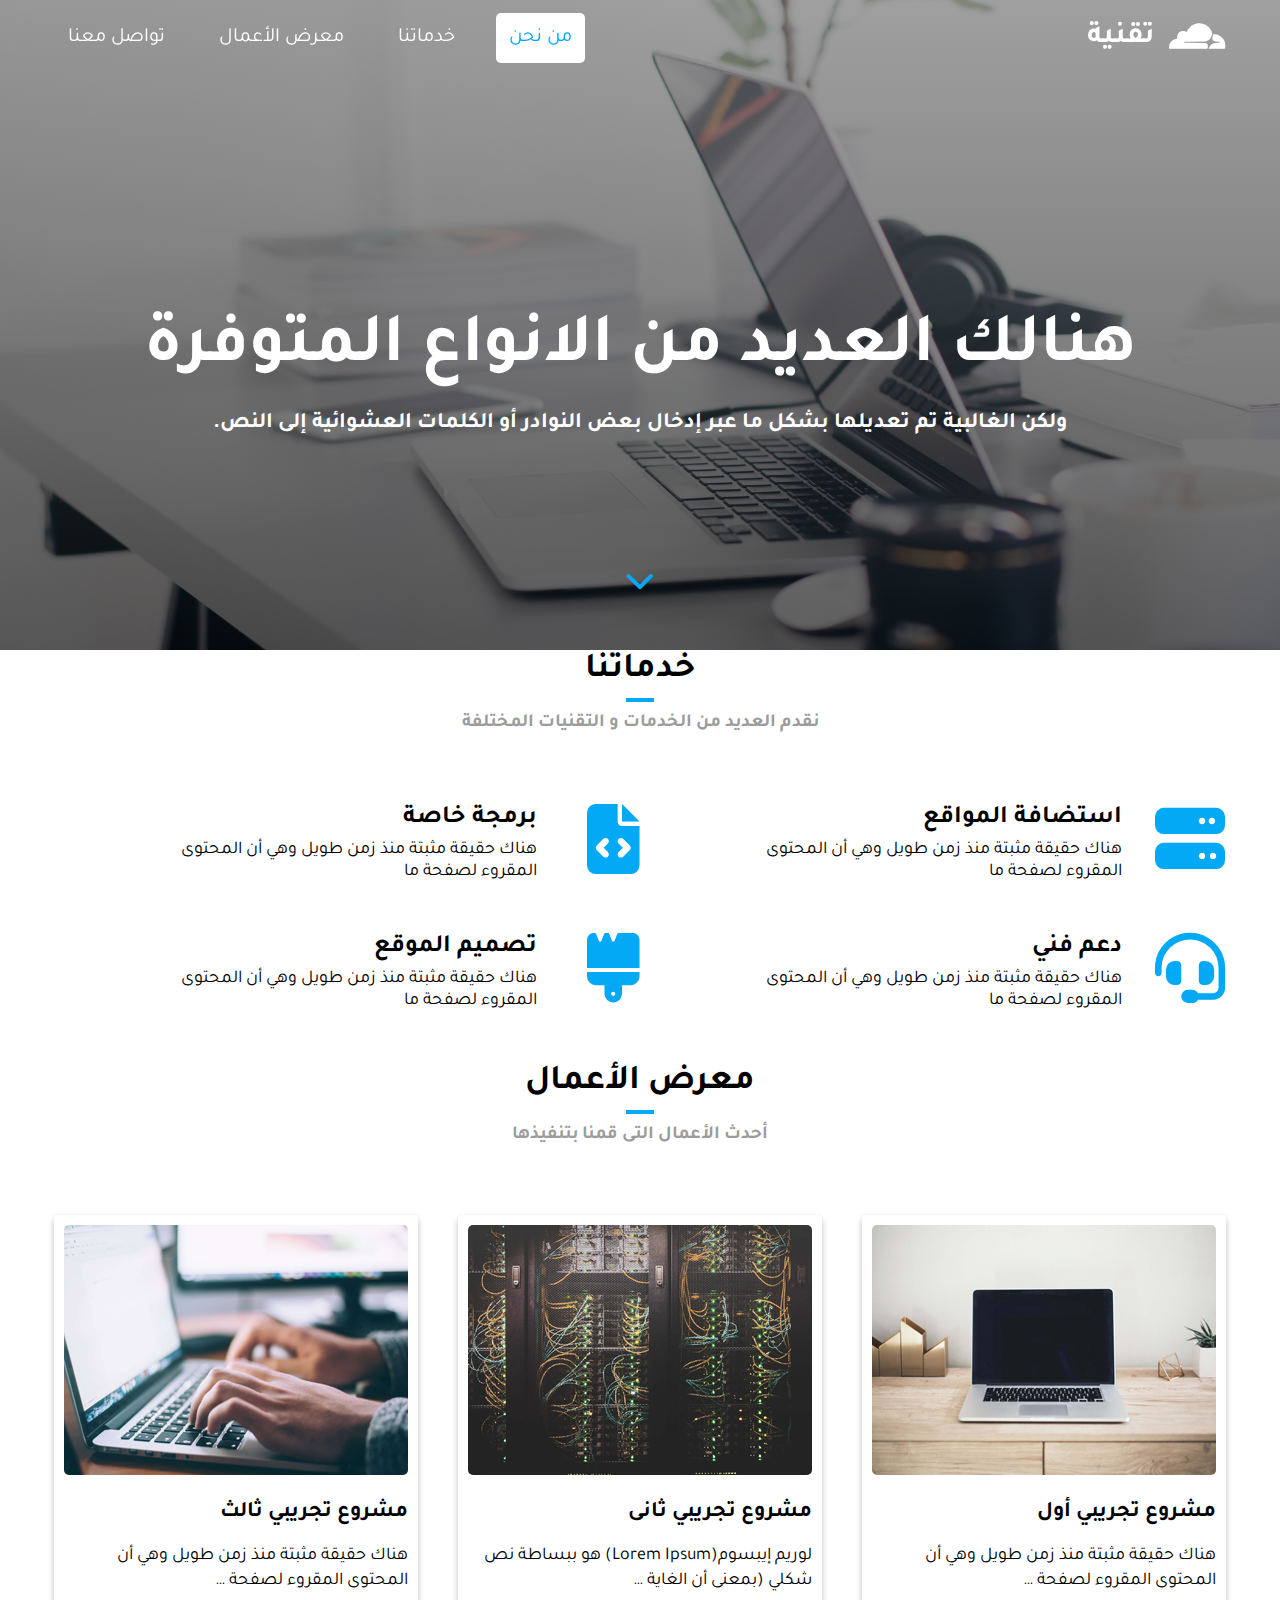
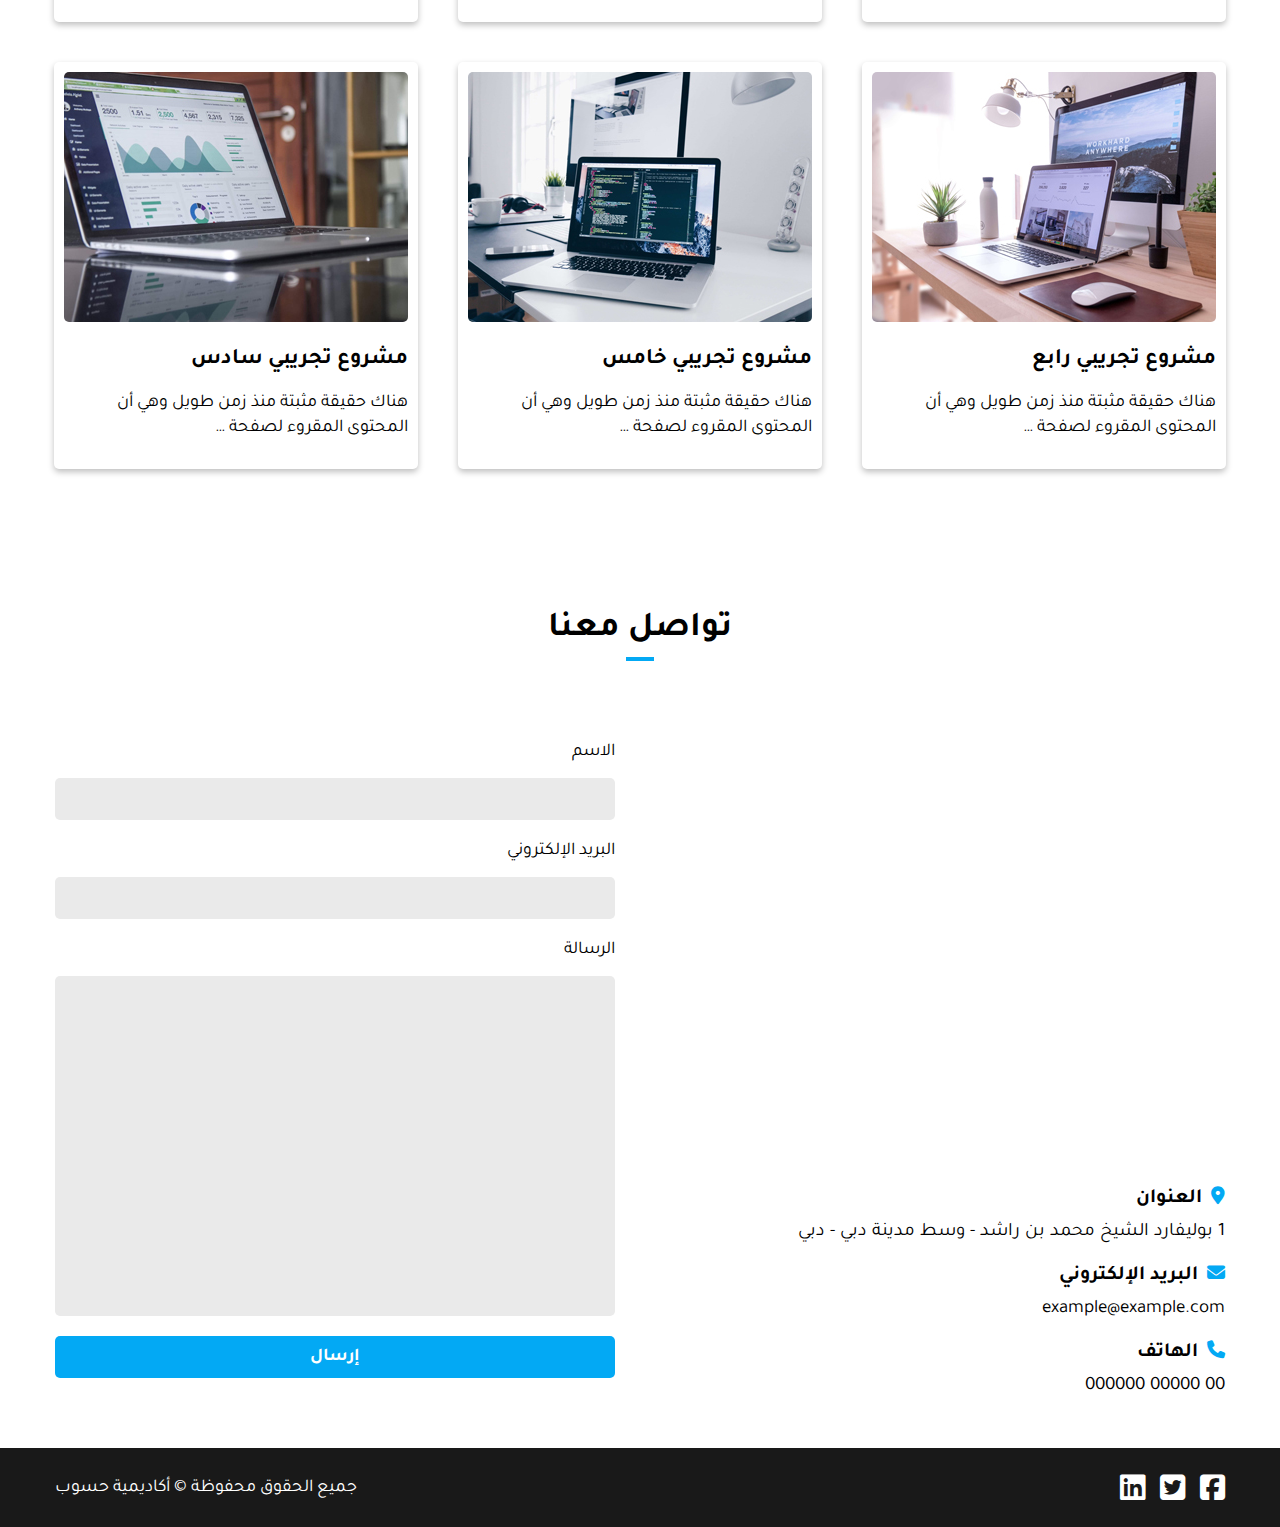
<file: index.html>
<!DOCTYPE html>
<html>
<head>
	<meta name="generator" content="Hugo 0.128.0">
    <meta charset="UTF-8">
    <meta http-equiv="X-UA-Compatible" content="IE=edge">
    <meta name="viewport" content="width=device-width, initial-scale=1.0">
    <title>الصفحة الرئيسية | شركة تقنية</title>
    <link rel="stylesheet" type="text/css" href="https://bloo7.github.io/COMPANYHUGO.github.io/css/all.min.css">
    <link rel="stylesheet" type="text/css" href="https://bloo7.github.io/COMPANYHUGO.github.io/css/style.css">
    <link rel="preconnect" href="https://fonts.gstatic.com">
    <link href="https://fonts.googleapis.com/css2?family=Tajawal:wght@400;700&display=swap" rel="stylesheet">
</head>
<body class="landing-page">
    
    

<nav class="navbar">
    <div class="navbar__container  navbar__container--main  ">
        <a class="logo" href="./">
            <i class="fab fa-cloudflare"></i>
            <b>تقنية</b>
        </a>
        
        <i class="fas fa-bars hide phone-menu"></i>
        <ul>
            <li><a href="hero" class="active">من نحن</a></li>
            <li><a href="services">خدماتنا</a></li>
            <li><a href="projects">معرض الأعمال</a></li>
            <li><a href="contact-us">تواصل معنا</a></li>
        </ul>
        
    </div>
</nav>
    <section class="hero section-container" id="hero">
    <div class="hero__container">
        <h1>هنالك العديد من الانواع المتوفرة</h1>
        <h3>ولكن الغالبية تم تعديلها بشكل ما عبر إدخال بعض النوادر أو الكلمات العشوائية إلى النص. </h3>
        <a href="#" class="down-arrow">
            <i class="fas fa-chevron-down"></i>
        </a>
    </div>
</section>
    <section class="services section-container" id="services">
    <div class="services__container">
        <h2>خدماتنا</h2>
        <h3>نقدم العديد من الخدمات و التقنيات المختلفة</h3>
        <div class="services-display">
            
            <div class="services-display__card">
                <div class="services-display__card-icon">
                    <i class="fas fa-server"></i>
                </div>
                <div class="services-display__card-info">
                    <a href="https://bloo7.github.io/COMPANYHUGO.github.io/services/service2/">استضافة المواقع</a>
                    <p>هناك حقيقة مثبتة منذ زمن طويل وهي أن المحتوى المقروء لصفحة ما</p>
                </div>
            </div>
            
            <div class="services-display__card">
                <div class="services-display__card-icon">
                    <i class="fas fa-file-code"></i>
                </div>
                <div class="services-display__card-info">
                    <a href="https://bloo7.github.io/COMPANYHUGO.github.io/services/service3/">برمجة خاصة</a>
                    <p>هناك حقيقة مثبتة منذ زمن طويل وهي أن المحتوى المقروء لصفحة ما</p>
                </div>
            </div>
            
            <div class="services-display__card">
                <div class="services-display__card-icon">
                    <i class="fas fa-headset"></i>
                </div>
                <div class="services-display__card-info">
                    <a href="https://bloo7.github.io/COMPANYHUGO.github.io/services/service4/">دعم فني</a>
                    <p>هناك حقيقة مثبتة منذ زمن طويل وهي أن المحتوى المقروء لصفحة ما</p>
                </div>
            </div>
            
            <div class="services-display__card">
                <div class="services-display__card-icon">
                    <i class="fas fa-brush"></i>
                </div>
                <div class="services-display__card-info">
                    <a href="https://bloo7.github.io/COMPANYHUGO.github.io/services/service1/">تصميم الموقع</a>
                    <p>هناك حقيقة مثبتة منذ زمن طويل وهي أن المحتوى المقروء لصفحة ما</p>
                </div>
            </div>
            
        </div>
    </div>
</section>
    <section class="projects section-container" id="projects">
  <div class="projects__container">
      <h2>معرض الأعمال</h2>
      <h3>أحدث الأعمال التى قمنا بتنفيذها</h3>
      <div class="projects-display">
          <div class="projects-display__container">
              
              <div class="project-card">
                  <div class="project-card__container">
                      <div class="project-head">
                          <a href="https://bloo7.github.io/COMPANYHUGO.github.io/projects/project1/">
                              <img src="./images/projects/project1/project-1-thumb.jpg" alt="project">
                          </a>
                      </div>
                      <div class="project-body">
                          <a class="project-body__title" href="https://bloo7.github.io/COMPANYHUGO.github.io/projects/project1/">مشروع تجريبي أول</a>
                          <p class="project-body__description">
                              هناك حقيقة مثبتة منذ زمن طويل وهي أن المحتوى المقروء لصفحة …
                          </p>
                      </div>
                  </div>
              </div>
              
              <div class="project-card">
                  <div class="project-card__container">
                      <div class="project-head">
                          <a href="https://bloo7.github.io/COMPANYHUGO.github.io/projects/project2/">
                              <img src="./images/projects/project2/project-2-thumb.jpg" alt="project">
                          </a>
                      </div>
                      <div class="project-body">
                          <a class="project-body__title" href="https://bloo7.github.io/COMPANYHUGO.github.io/projects/project2/">مشروع تجريبي ثانى</a>
                          <p class="project-body__description">
                              لوريم إيبسوم(Lorem Ipsum) هو ببساطة نص شكلي (بمعنى أن الغاية …
                          </p>
                      </div>
                  </div>
              </div>
              
              <div class="project-card">
                  <div class="project-card__container">
                      <div class="project-head">
                          <a href="https://bloo7.github.io/COMPANYHUGO.github.io/projects/project3/">
                              <img src="./images/projects/project3/project-3-thumb.jpg" alt="project">
                          </a>
                      </div>
                      <div class="project-body">
                          <a class="project-body__title" href="https://bloo7.github.io/COMPANYHUGO.github.io/projects/project3/">مشروع تجريبي ثالث</a>
                          <p class="project-body__description">
                              هناك حقيقة مثبتة منذ زمن طويل وهي أن المحتوى المقروء لصفحة …
                          </p>
                      </div>
                  </div>
              </div>
              
              <div class="project-card">
                  <div class="project-card__container">
                      <div class="project-head">
                          <a href="https://bloo7.github.io/COMPANYHUGO.github.io/projects/project4/">
                              <img src="./images/projects/project4/project-4-thumb.jpg" alt="project">
                          </a>
                      </div>
                      <div class="project-body">
                          <a class="project-body__title" href="https://bloo7.github.io/COMPANYHUGO.github.io/projects/project4/">مشروع تجريبي رابع</a>
                          <p class="project-body__description">
                              هناك حقيقة مثبتة منذ زمن طويل وهي أن المحتوى المقروء لصفحة …
                          </p>
                      </div>
                  </div>
              </div>
              
              <div class="project-card">
                  <div class="project-card__container">
                      <div class="project-head">
                          <a href="https://bloo7.github.io/COMPANYHUGO.github.io/projects/project5/">
                              <img src="./images/projects/project5/project-5-thumb.jpg" alt="project">
                          </a>
                      </div>
                      <div class="project-body">
                          <a class="project-body__title" href="https://bloo7.github.io/COMPANYHUGO.github.io/projects/project5/">مشروع تجريبي خامس</a>
                          <p class="project-body__description">
                              هناك حقيقة مثبتة منذ زمن طويل وهي أن المحتوى المقروء لصفحة …
                          </p>
                      </div>
                  </div>
              </div>
              
              <div class="project-card">
                  <div class="project-card__container">
                      <div class="project-head">
                          <a href="https://bloo7.github.io/COMPANYHUGO.github.io/projects/project6/">
                              <img src="./images/projects/project6/project-6-thumb.jpg" alt="project">
                          </a>
                      </div>
                      <div class="project-body">
                          <a class="project-body__title" href="https://bloo7.github.io/COMPANYHUGO.github.io/projects/project6/">مشروع تجريبي سادس</a>
                          <p class="project-body__description">
                              هناك حقيقة مثبتة منذ زمن طويل وهي أن المحتوى المقروء لصفحة …
                          </p>
                      </div>
                  </div>
              </div>
              
          </div>
      </div>
  </div>
</section>
    <div class="contact-us section-container" id="contact-us">
    <div class="contact-us__container">
        <h2>تواصل معنا</h2>
        <div class="contact-us__container__display">
            <div class="contact-us__form">
                <form>
                    <label>
                        <span>الاسم</span>
                        <input type="text" name="name" required>
                    </label>
                    <label>
                        <span>البريد الإلكتروني</span>
                        <input type="email" name="email" required>
                    </label>
                    <label>
                        <span>الرسالة</span>
                        <textarea cols="30" rows="15" required></textarea>
                    </label>
                    <button type="submit">إرسال</button>
                </form>
            </div>
            <div class="contact-us__info">
                <iframe src="https://www.google.com/maps/embed?pb=!1m18!1m12!1m3!1d3610.178510024373!2d55.27218771538084!3d25.19720183788287!2m3!1f0!2f0!3f0!3m2!1i1024!2i768!4f13.1!3m3!1m2!1s0x3e5f43348a67e24b%3A0xff45e502e1ceb7e2!2sBurj%20Khalifa!5e0!3m2!1sen!2sus!4v1620236209904!5m2!1sen!2sus" width="100%" height="400" style="border:0;" allowfullscreen="" loading="lazy"></iframe>
                <div class="info">
                    <div>
                        <span>
                            <i class="fas fa-map-marker-alt"></i>
                            <b>العنوان</b>
                        </span>
                        <h3>1 بوليفارد الشيخ محمد بن راشد - وسط مدينة دبي - دبي</h3>
                    </div>
                    <div>
                        <span>
                            <i class="fas fa-envelope"></i>
                            <b>البريد الإلكتروني</b>
                        </span>
                        <h3>example@example.com</h3>
                    </div>
                    <div>
                        <span>
                            <i class="fas fa-phone"></i>
                            <b>الهاتف</b>
                        </span>
                        <h3>00 00000 000000</h3>
                    </div>
                </div>
            </div>
        </div>
    </div>
</div>
    
<footer>
    <div class="footer-container">
        <div>
            <p>جميع الحقوق محفوظة &copy; أكاديمية حسوب</p>
        </div>
        <div>
            <div class="social-media">
                <ul>
                    <li><a href="#"><i class="fab fa-facebook-square"></i></a></li>
                    <li><a href="#"><i class="fab fa-twitter-square"></i></a></li>
                    <li><a href="#"><i class="fab fa-linkedin"></i></a></li>
                </ul>
            </div>
        </div>
    </div>
</footer>


<script src="https://bloo7.github.io/COMPANYHUGO.github.io/js/main.js"></script>
</body>
</html>
</file>
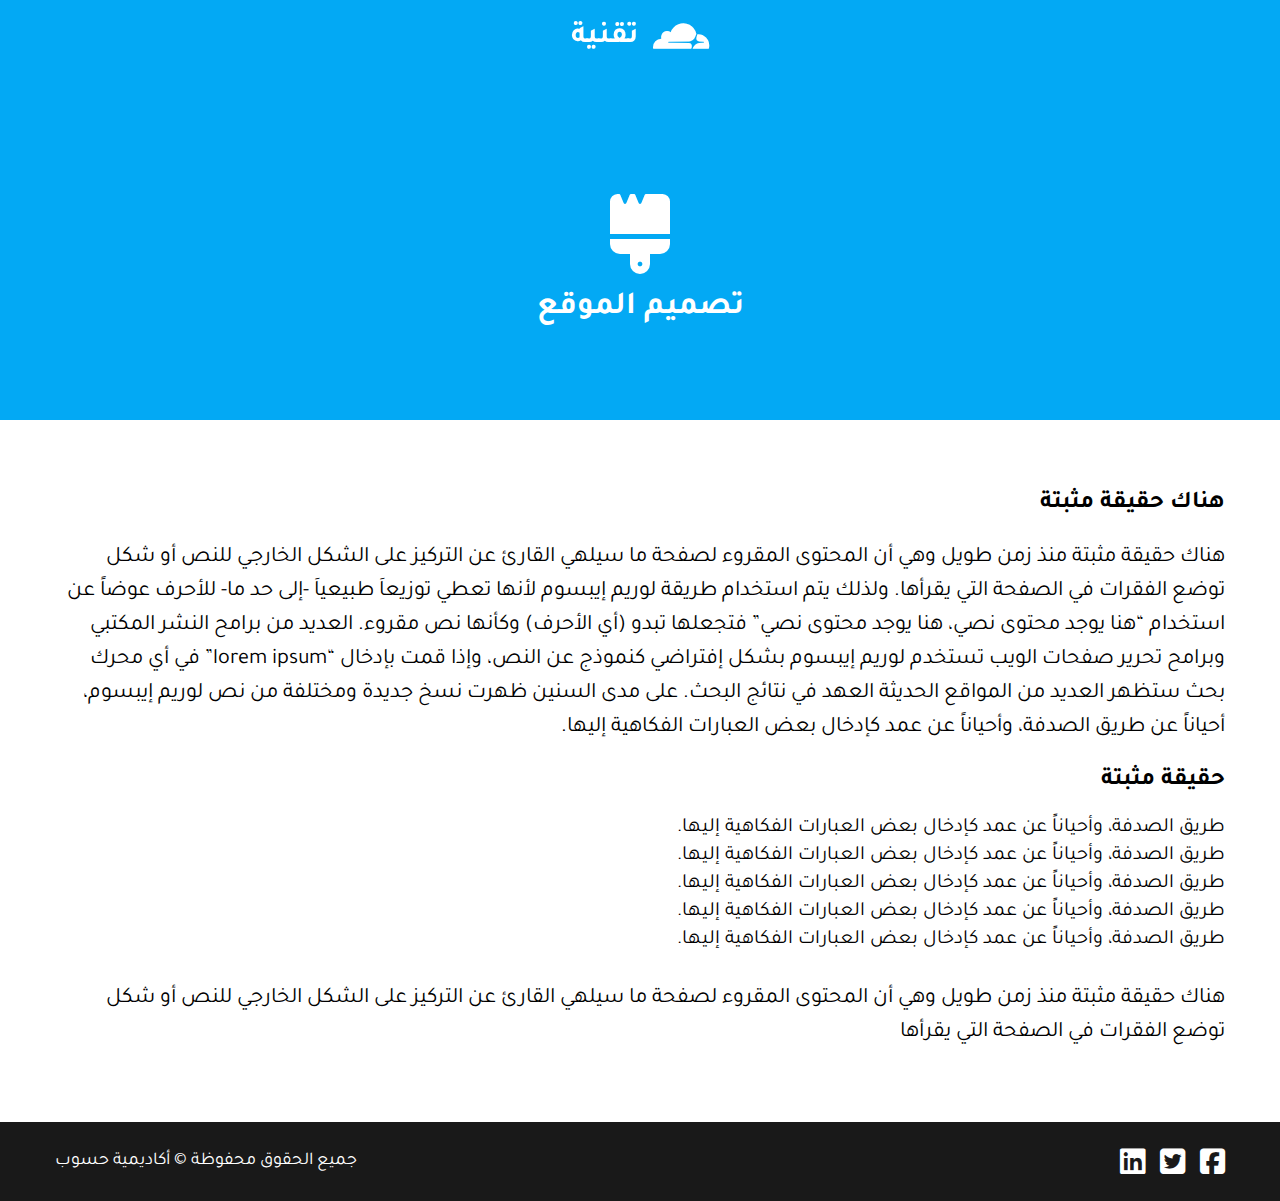
<file: services/service1/index.html>
<!DOCTYPE html>
<html>
<head>
    <meta charset="UTF-8">
    <meta http-equiv="X-UA-Compatible" content="IE=edge">
    <meta name="viewport" content="width=device-width, initial-scale=1.0">
    <title>تصميم الموقع</title>
    <link rel="stylesheet" type="text/css" href="https://bloo7.github.io/COMPANYHUGO.github.io/css/all.min.css">
    <link rel="stylesheet" type="text/css" href="https://bloo7.github.io/COMPANYHUGO.github.io/css/style.css">
    <link rel="preconnect" href="https://fonts.gstatic.com">
    <link href="https://fonts.googleapis.com/css2?family=Tajawal:wght@400;700&display=swap" rel="stylesheet">
</head>
<body class="services">
    
    

<nav class="navbar">
    <div class="navbar__container  ">
        <a class="logo" href="../../">
            <i class="fab fa-cloudflare"></i>
            <b>تقنية</b>
        </a>
        
    </div>
</nav>
    <div class="service-header">
        <i class="fas fa-brush"></i>
        <h1>تصميم الموقع</h1>
    </div>
    <div class="service-info">
        <div class="service-info__container">
            <h2 id="هناك-حقيقة-مثبتة">هناك حقيقة مثبتة</h2>
<p>هناك حقيقة مثبتة منذ زمن طويل وهي أن المحتوى المقروء لصفحة ما سيلهي القارئ عن التركيز على الشكل الخارجي للنص أو شكل توضع الفقرات في الصفحة التي يقرأها. ولذلك يتم استخدام طريقة لوريم إيبسوم لأنها تعطي توزيعاَ طبيعياَ -إلى حد ما- للأحرف عوضاً عن استخدام &ldquo;هنا يوجد محتوى نصي، هنا يوجد محتوى نصي&rdquo; فتجعلها تبدو (أي الأحرف) وكأنها نص مقروء. العديد من برامح النشر المكتبي وبرامح تحرير صفحات الويب تستخدم لوريم إيبسوم بشكل إفتراضي كنموذج عن النص، وإذا قمت بإدخال &ldquo;lorem ipsum&rdquo; في أي محرك بحث ستظهر العديد من المواقع الحديثة العهد في نتائج البحث. على مدى السنين ظهرت نسخ جديدة ومختلفة من نص لوريم إيبسوم، أحياناً عن طريق الصدفة، وأحياناً عن عمد كإدخال بعض العبارات الفكاهية إليها.</p>
<h2 id="حقيقة-مثبتة">حقيقة مثبتة</h2>
<ul>
<li>طريق الصدفة، وأحياناً عن عمد كإدخال بعض العبارات الفكاهية إليها.</li>
<li>طريق الصدفة، وأحياناً عن عمد كإدخال بعض العبارات الفكاهية إليها.</li>
<li>طريق الصدفة، وأحياناً عن عمد كإدخال بعض العبارات الفكاهية إليها.</li>
<li>طريق الصدفة، وأحياناً عن عمد كإدخال بعض العبارات الفكاهية إليها.</li>
<li>طريق الصدفة، وأحياناً عن عمد كإدخال بعض العبارات الفكاهية إليها.</li>
</ul>
<p>هناك حقيقة مثبتة منذ زمن طويل وهي أن المحتوى المقروء لصفحة ما سيلهي القارئ عن التركيز على الشكل الخارجي للنص أو شكل توضع الفقرات في الصفحة التي يقرأها</p>

        </div>
    </div>

    
<footer>
    <div class="footer-container">
        <div>
            <p>جميع الحقوق محفوظة &copy; أكاديمية حسوب</p>
        </div>
        <div>
            <div class="social-media">
                <ul>
                    <li><a href="#"><i class="fab fa-facebook-square"></i></a></li>
                    <li><a href="#"><i class="fab fa-twitter-square"></i></a></li>
                    <li><a href="#"><i class="fab fa-linkedin"></i></a></li>
                </ul>
            </div>
        </div>
    </div>
</footer>


<script src="https://bloo7.github.io/COMPANYHUGO.github.io/js/main.js"></script>
</body>
</html>
</file>
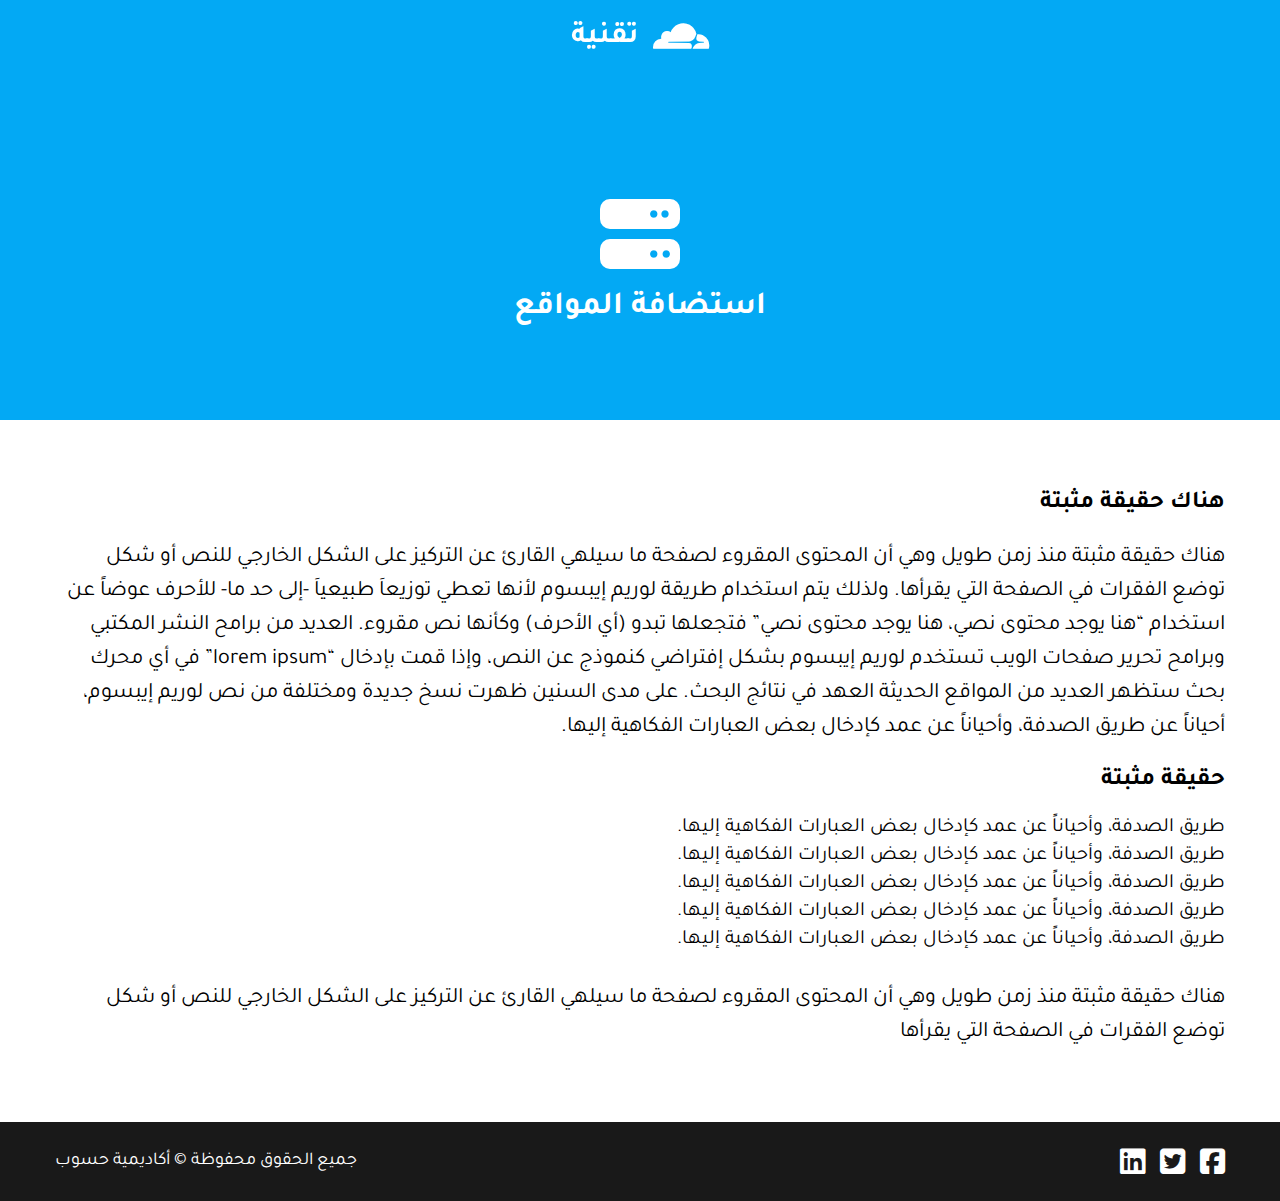
<file: services/service2/index.html>
<!DOCTYPE html>
<html>
<head>
    <meta charset="UTF-8">
    <meta http-equiv="X-UA-Compatible" content="IE=edge">
    <meta name="viewport" content="width=device-width, initial-scale=1.0">
    <title>استضافة المواقع</title>
    <link rel="stylesheet" type="text/css" href="https://bloo7.github.io/COMPANYHUGO.github.io/css/all.min.css">
    <link rel="stylesheet" type="text/css" href="https://bloo7.github.io/COMPANYHUGO.github.io/css/style.css">
    <link rel="preconnect" href="https://fonts.gstatic.com">
    <link href="https://fonts.googleapis.com/css2?family=Tajawal:wght@400;700&display=swap" rel="stylesheet">
</head>
<body class="services">
    
    

<nav class="navbar">
    <div class="navbar__container  ">
        <a class="logo" href="../../">
            <i class="fab fa-cloudflare"></i>
            <b>تقنية</b>
        </a>
        
    </div>
</nav>
    <div class="service-header">
        <i class="fas fa-server"></i>
        <h1>استضافة المواقع</h1>
    </div>
    <div class="service-info">
        <div class="service-info__container">
            <h2 id="هناك-حقيقة-مثبتة">هناك حقيقة مثبتة</h2>
<p>هناك حقيقة مثبتة منذ زمن طويل وهي أن المحتوى المقروء لصفحة ما سيلهي القارئ عن التركيز على الشكل الخارجي للنص أو شكل توضع الفقرات في الصفحة التي يقرأها. ولذلك يتم استخدام طريقة لوريم إيبسوم لأنها تعطي توزيعاَ طبيعياَ -إلى حد ما- للأحرف عوضاً عن استخدام &ldquo;هنا يوجد محتوى نصي، هنا يوجد محتوى نصي&rdquo; فتجعلها تبدو (أي الأحرف) وكأنها نص مقروء. العديد من برامح النشر المكتبي وبرامح تحرير صفحات الويب تستخدم لوريم إيبسوم بشكل إفتراضي كنموذج عن النص، وإذا قمت بإدخال &ldquo;lorem ipsum&rdquo; في أي محرك بحث ستظهر العديد من المواقع الحديثة العهد في نتائج البحث. على مدى السنين ظهرت نسخ جديدة ومختلفة من نص لوريم إيبسوم، أحياناً عن طريق الصدفة، وأحياناً عن عمد كإدخال بعض العبارات الفكاهية إليها.</p>
<h2 id="حقيقة-مثبتة">حقيقة مثبتة</h2>
<ul>
<li>طريق الصدفة، وأحياناً عن عمد كإدخال بعض العبارات الفكاهية إليها.</li>
<li>طريق الصدفة، وأحياناً عن عمد كإدخال بعض العبارات الفكاهية إليها.</li>
<li>طريق الصدفة، وأحياناً عن عمد كإدخال بعض العبارات الفكاهية إليها.</li>
<li>طريق الصدفة، وأحياناً عن عمد كإدخال بعض العبارات الفكاهية إليها.</li>
<li>طريق الصدفة، وأحياناً عن عمد كإدخال بعض العبارات الفكاهية إليها.</li>
</ul>
<p>هناك حقيقة مثبتة منذ زمن طويل وهي أن المحتوى المقروء لصفحة ما سيلهي القارئ عن التركيز على الشكل الخارجي للنص أو شكل توضع الفقرات في الصفحة التي يقرأها</p>

        </div>
    </div>

    
<footer>
    <div class="footer-container">
        <div>
            <p>جميع الحقوق محفوظة &copy; أكاديمية حسوب</p>
        </div>
        <div>
            <div class="social-media">
                <ul>
                    <li><a href="#"><i class="fab fa-facebook-square"></i></a></li>
                    <li><a href="#"><i class="fab fa-twitter-square"></i></a></li>
                    <li><a href="#"><i class="fab fa-linkedin"></i></a></li>
                </ul>
            </div>
        </div>
    </div>
</footer>


<script src="https://bloo7.github.io/COMPANYHUGO.github.io/js/main.js"></script>
</body>
</html>
</file>
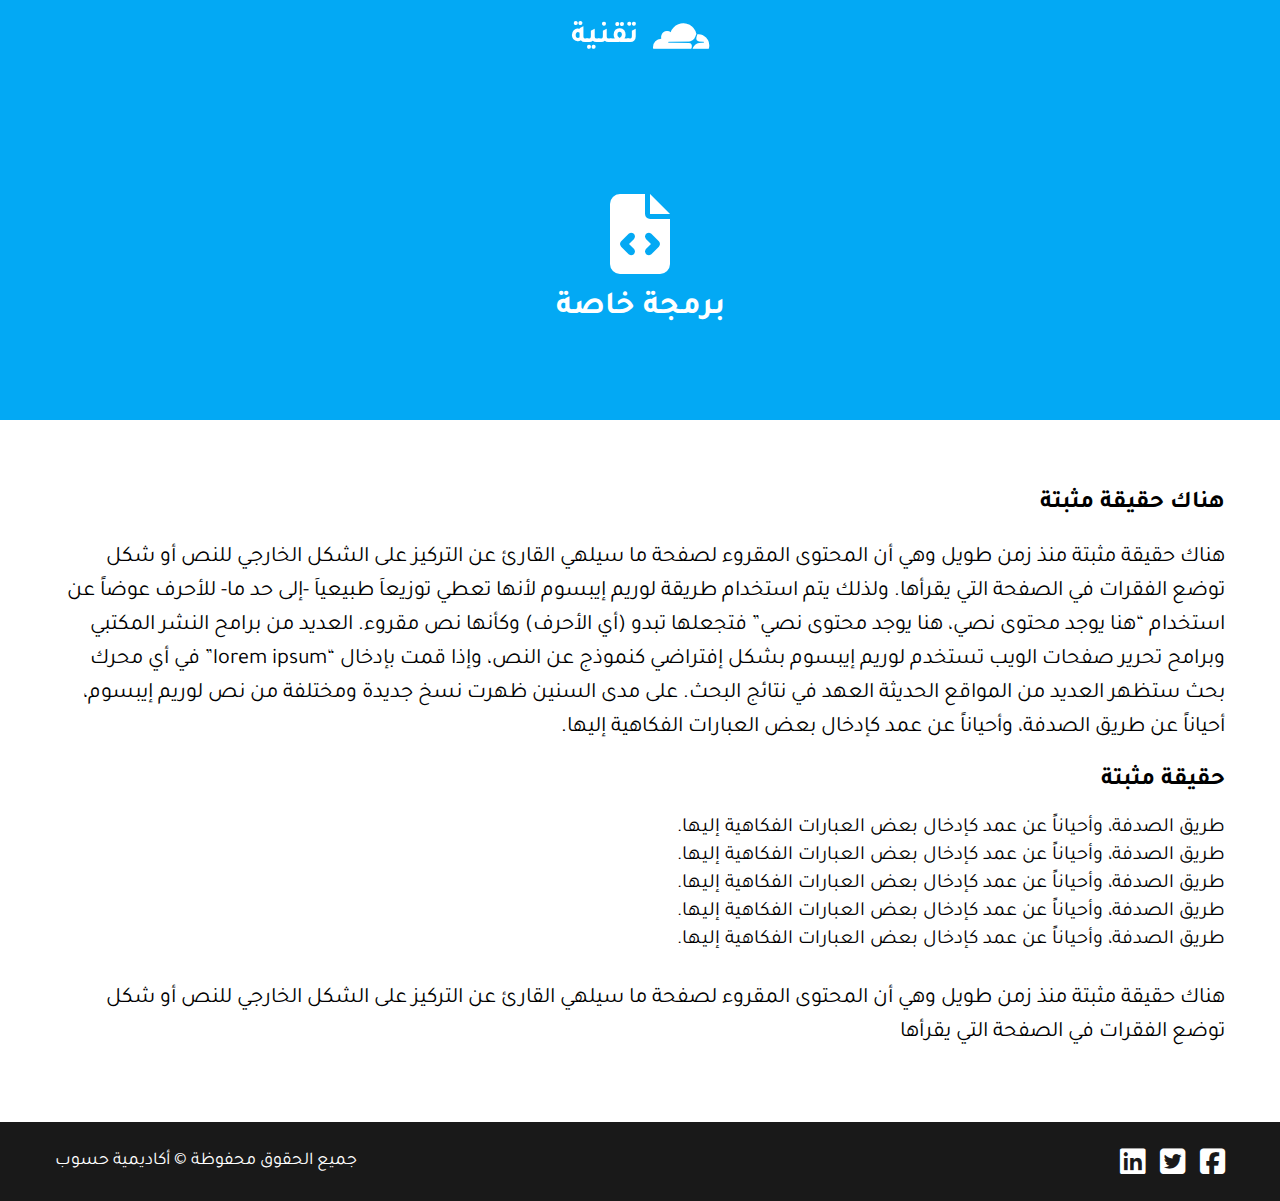
<file: services/service3/index.html>
<!DOCTYPE html>
<html>
<head>
    <meta charset="UTF-8">
    <meta http-equiv="X-UA-Compatible" content="IE=edge">
    <meta name="viewport" content="width=device-width, initial-scale=1.0">
    <title>برمجة خاصة</title>
    <link rel="stylesheet" type="text/css" href="https://bloo7.github.io/COMPANYHUGO.github.io/css/all.min.css">
    <link rel="stylesheet" type="text/css" href="https://bloo7.github.io/COMPANYHUGO.github.io/css/style.css">
    <link rel="preconnect" href="https://fonts.gstatic.com">
    <link href="https://fonts.googleapis.com/css2?family=Tajawal:wght@400;700&display=swap" rel="stylesheet">
</head>
<body class="services">
    
    

<nav class="navbar">
    <div class="navbar__container  ">
        <a class="logo" href="../../">
            <i class="fab fa-cloudflare"></i>
            <b>تقنية</b>
        </a>
        
    </div>
</nav>
    <div class="service-header">
        <i class="fas fa-file-code"></i>
        <h1>برمجة خاصة</h1>
    </div>
    <div class="service-info">
        <div class="service-info__container">
            <h2 id="هناك-حقيقة-مثبتة">هناك حقيقة مثبتة</h2>
<p>هناك حقيقة مثبتة منذ زمن طويل وهي أن المحتوى المقروء لصفحة ما سيلهي القارئ عن التركيز على الشكل الخارجي للنص أو شكل توضع الفقرات في الصفحة التي يقرأها. ولذلك يتم استخدام طريقة لوريم إيبسوم لأنها تعطي توزيعاَ طبيعياَ -إلى حد ما- للأحرف عوضاً عن استخدام &ldquo;هنا يوجد محتوى نصي، هنا يوجد محتوى نصي&rdquo; فتجعلها تبدو (أي الأحرف) وكأنها نص مقروء. العديد من برامح النشر المكتبي وبرامح تحرير صفحات الويب تستخدم لوريم إيبسوم بشكل إفتراضي كنموذج عن النص، وإذا قمت بإدخال &ldquo;lorem ipsum&rdquo; في أي محرك بحث ستظهر العديد من المواقع الحديثة العهد في نتائج البحث. على مدى السنين ظهرت نسخ جديدة ومختلفة من نص لوريم إيبسوم، أحياناً عن طريق الصدفة، وأحياناً عن عمد كإدخال بعض العبارات الفكاهية إليها.</p>
<h2 id="حقيقة-مثبتة">حقيقة مثبتة</h2>
<ul>
<li>طريق الصدفة، وأحياناً عن عمد كإدخال بعض العبارات الفكاهية إليها.</li>
<li>طريق الصدفة، وأحياناً عن عمد كإدخال بعض العبارات الفكاهية إليها.</li>
<li>طريق الصدفة، وأحياناً عن عمد كإدخال بعض العبارات الفكاهية إليها.</li>
<li>طريق الصدفة، وأحياناً عن عمد كإدخال بعض العبارات الفكاهية إليها.</li>
<li>طريق الصدفة، وأحياناً عن عمد كإدخال بعض العبارات الفكاهية إليها.</li>
</ul>
<p>هناك حقيقة مثبتة منذ زمن طويل وهي أن المحتوى المقروء لصفحة ما سيلهي القارئ عن التركيز على الشكل الخارجي للنص أو شكل توضع الفقرات في الصفحة التي يقرأها</p>

        </div>
    </div>

    
<footer>
    <div class="footer-container">
        <div>
            <p>جميع الحقوق محفوظة &copy; أكاديمية حسوب</p>
        </div>
        <div>
            <div class="social-media">
                <ul>
                    <li><a href="#"><i class="fab fa-facebook-square"></i></a></li>
                    <li><a href="#"><i class="fab fa-twitter-square"></i></a></li>
                    <li><a href="#"><i class="fab fa-linkedin"></i></a></li>
                </ul>
            </div>
        </div>
    </div>
</footer>


<script src="https://bloo7.github.io/COMPANYHUGO.github.io/js/main.js"></script>
</body>
</html>
</file>
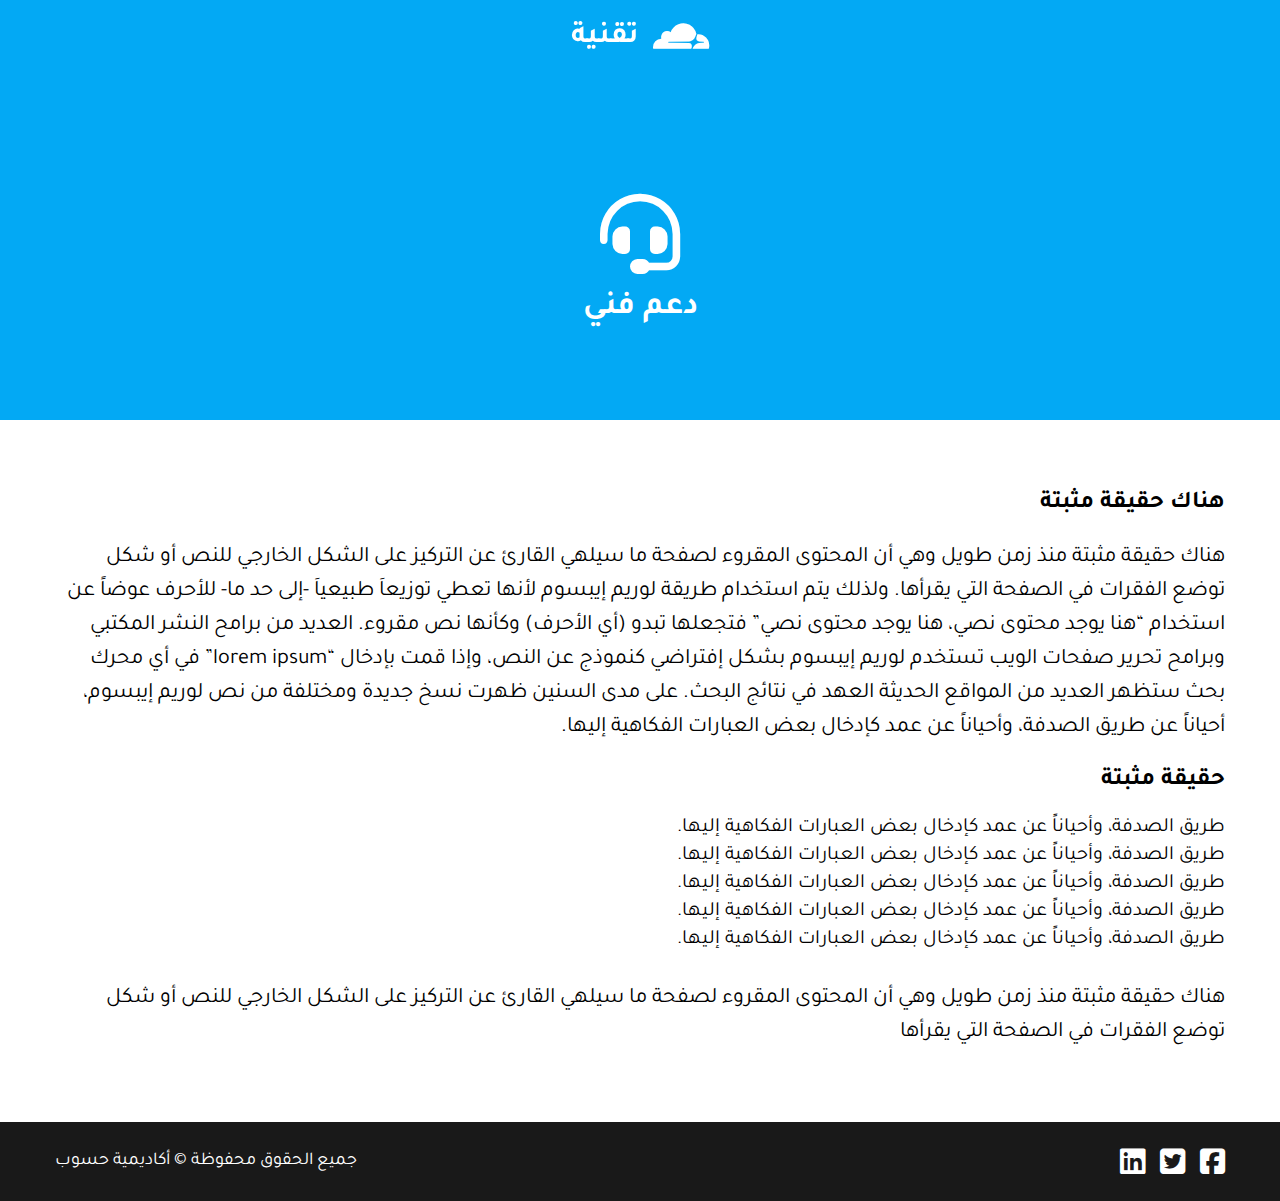
<file: services/service4/index.html>
<!DOCTYPE html>
<html>
<head>
    <meta charset="UTF-8">
    <meta http-equiv="X-UA-Compatible" content="IE=edge">
    <meta name="viewport" content="width=device-width, initial-scale=1.0">
    <title>دعم فني</title>
    <link rel="stylesheet" type="text/css" href="https://bloo7.github.io/COMPANYHUGO.github.io/css/all.min.css">
    <link rel="stylesheet" type="text/css" href="https://bloo7.github.io/COMPANYHUGO.github.io/css/style.css">
    <link rel="preconnect" href="https://fonts.gstatic.com">
    <link href="https://fonts.googleapis.com/css2?family=Tajawal:wght@400;700&display=swap" rel="stylesheet">
</head>
<body class="services">
    
    

<nav class="navbar">
    <div class="navbar__container  ">
        <a class="logo" href="../../">
            <i class="fab fa-cloudflare"></i>
            <b>تقنية</b>
        </a>
        
    </div>
</nav>
    <div class="service-header">
        <i class="fas fa-headset"></i>
        <h1>دعم فني</h1>
    </div>
    <div class="service-info">
        <div class="service-info__container">
            <h2 id="هناك-حقيقة-مثبتة">هناك حقيقة مثبتة</h2>
<p>هناك حقيقة مثبتة منذ زمن طويل وهي أن المحتوى المقروء لصفحة ما سيلهي القارئ عن التركيز على الشكل الخارجي للنص أو شكل توضع الفقرات في الصفحة التي يقرأها. ولذلك يتم استخدام طريقة لوريم إيبسوم لأنها تعطي توزيعاَ طبيعياَ -إلى حد ما- للأحرف عوضاً عن استخدام &ldquo;هنا يوجد محتوى نصي، هنا يوجد محتوى نصي&rdquo; فتجعلها تبدو (أي الأحرف) وكأنها نص مقروء. العديد من برامح النشر المكتبي وبرامح تحرير صفحات الويب تستخدم لوريم إيبسوم بشكل إفتراضي كنموذج عن النص، وإذا قمت بإدخال &ldquo;lorem ipsum&rdquo; في أي محرك بحث ستظهر العديد من المواقع الحديثة العهد في نتائج البحث. على مدى السنين ظهرت نسخ جديدة ومختلفة من نص لوريم إيبسوم، أحياناً عن طريق الصدفة، وأحياناً عن عمد كإدخال بعض العبارات الفكاهية إليها.</p>
<h2 id="حقيقة-مثبتة">حقيقة مثبتة</h2>
<ul>
<li>طريق الصدفة، وأحياناً عن عمد كإدخال بعض العبارات الفكاهية إليها.</li>
<li>طريق الصدفة، وأحياناً عن عمد كإدخال بعض العبارات الفكاهية إليها.</li>
<li>طريق الصدفة، وأحياناً عن عمد كإدخال بعض العبارات الفكاهية إليها.</li>
<li>طريق الصدفة، وأحياناً عن عمد كإدخال بعض العبارات الفكاهية إليها.</li>
<li>طريق الصدفة، وأحياناً عن عمد كإدخال بعض العبارات الفكاهية إليها.</li>
</ul>
<p>هناك حقيقة مثبتة منذ زمن طويل وهي أن المحتوى المقروء لصفحة ما سيلهي القارئ عن التركيز على الشكل الخارجي للنص أو شكل توضع الفقرات في الصفحة التي يقرأها</p>

        </div>
    </div>

    
<footer>
    <div class="footer-container">
        <div>
            <p>جميع الحقوق محفوظة &copy; أكاديمية حسوب</p>
        </div>
        <div>
            <div class="social-media">
                <ul>
                    <li><a href="#"><i class="fab fa-facebook-square"></i></a></li>
                    <li><a href="#"><i class="fab fa-twitter-square"></i></a></li>
                    <li><a href="#"><i class="fab fa-linkedin"></i></a></li>
                </ul>
            </div>
        </div>
    </div>
</footer>


<script src="https://bloo7.github.io/COMPANYHUGO.github.io/js/main.js"></script>
</body>
</html>
</file>
